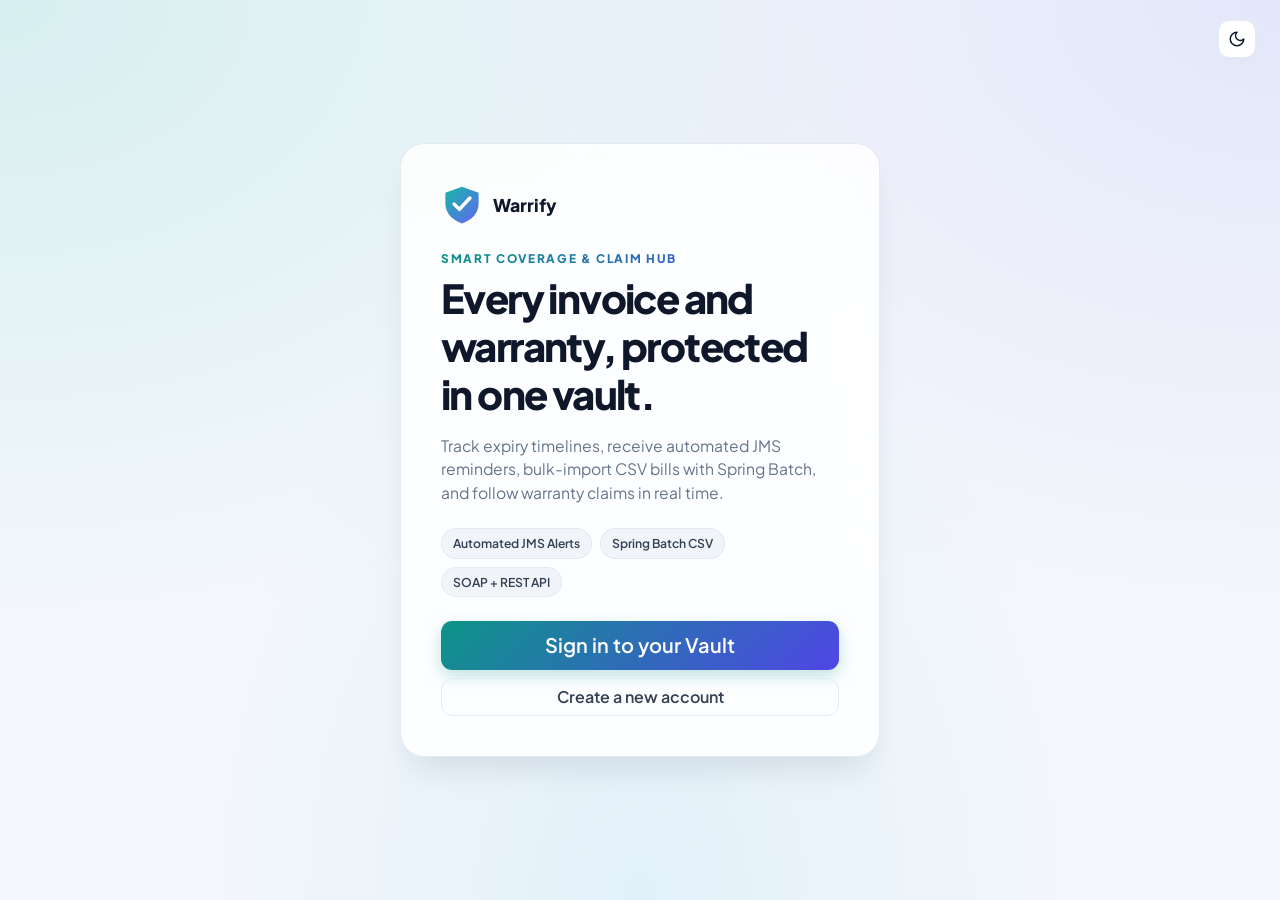
<file: src/main/resources/static/index.html>
<!doctype html>
<html lang="en">
<head>
<link rel="icon" type="image/svg+xml" href="images/favicon.svg">
<title>Warrify</title>
  <meta charset="utf-8">
  <meta name="viewport" content="width=device-width, initial-scale=1">
  <link href="https://cdn.jsdelivr.net/npm/bootstrap@5.3.3/dist/css/bootstrap.min.css" rel="stylesheet">
  <link href="css/style.css" rel="stylesheet">
</head>
<body>
  <main class="auth-page">
    <section class="auth-card">
      <div class="auth-brand"><img class="brand-logo" src="images/warrify-mark.svg" alt=""> Warrify</div>
      <p class="eyebrow">Smart Coverage & Claim Hub</p>
      <h1>Every invoice and warranty, protected in one vault.</h1>
      <p class="subtitle mt-3 mb-4">Track expiry timelines, receive automated JMS reminders, bulk-import CSV bills with Spring Batch, and follow warranty claims in real time.</p>
      <div class="demo-pills mb-4">
        <span class="demo-pill">Automated JMS Alerts</span>
        <span class="demo-pill">Spring Batch CSV</span>
        <span class="demo-pill">SOAP + REST API</span>
      </div>
      <div class="d-grid gap-2">
        <a class="btn btn-primary btn-lg" href="login.html">Sign in to your Vault</a>
        <a class="btn btn-outline-secondary" href="register.html">Create a new account</a>
      </div>
    </section>
  </main>
  <script src="js/api.js"></script>
</body>
</html>
</file>
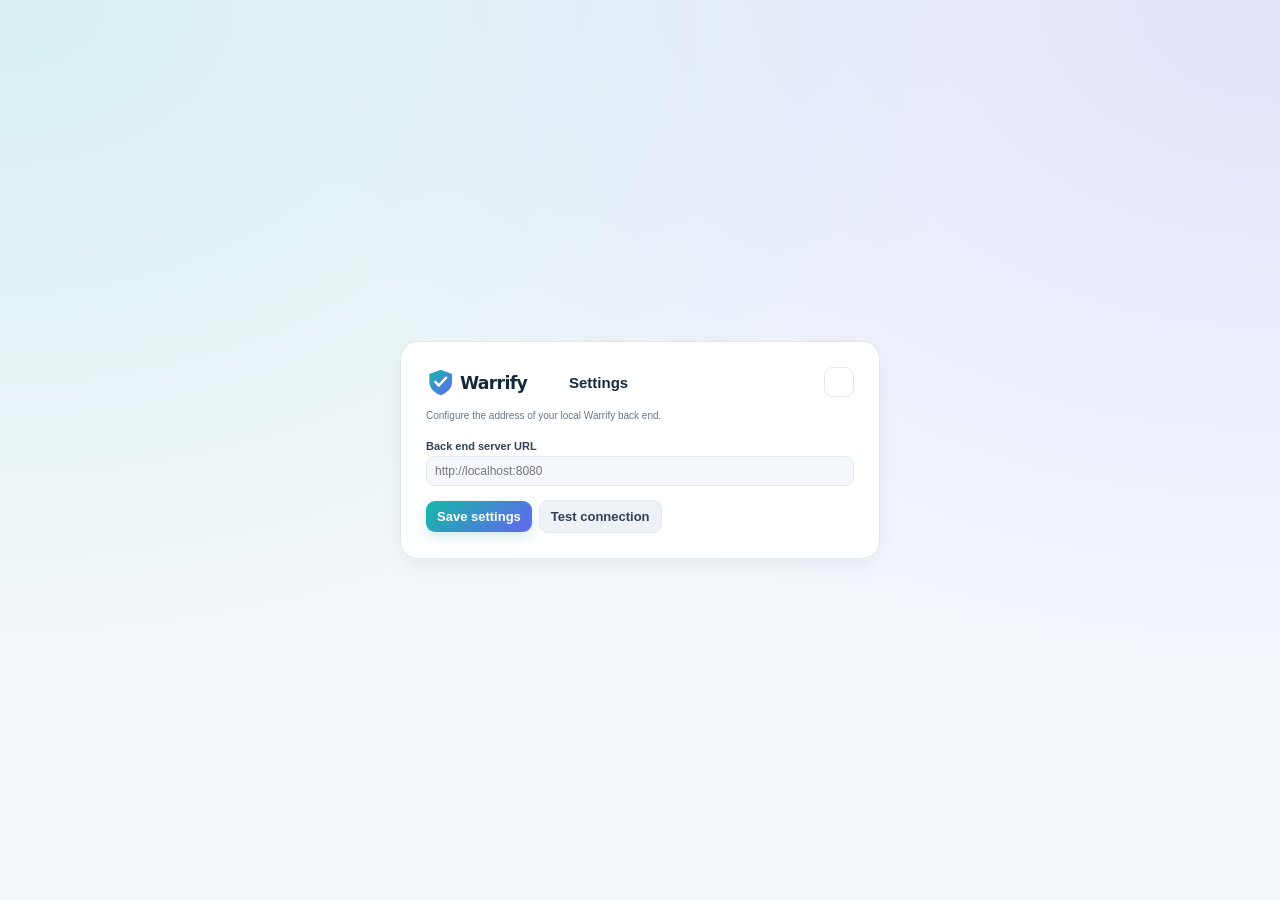
<file: chrome-extension/options.html>
<!doctype html>
<html lang="en">
<head>
  <meta charset="utf-8">
  <meta name="viewport" content="width=device-width,initial-scale=1">
  <title>Warrify Settings</title>
  <link rel="icon" href="icons/favicon.svg" type="image/svg+xml">
  <link rel="stylesheet" href="popup.css">
</head>
<body class="options-page">
  <main class="options-card">
    <header class="top">
      <div class="brand"><img class="wordmark" src="icons/warrify-logo.svg" alt="Warrify"><span>Settings</span></div>
      <button type="button" class="icon-btn" id="theme-toggle" aria-label="Toggle theme"></button>
    </header>
    <p class="muted" style="margin:0 0 16px">Configure the address of your local Warrify back end.</p>
    <div id="status-box" class="notice" hidden></div>
    <form id="options-form">
      <div class="field" style="margin-bottom:14px">
        <label for="serverUrl">Back end server URL</label>
        <input id="serverUrl" type="url" required placeholder="http://localhost:8080">
      </div>
      <div class="row">
        <button class="button" type="submit">Save settings</button>
        <button class="button secondary" type="button" id="test-conn">Test connection</button>
      </div>
    </form>
  </main>
  <script src="options.js"></script>
</body>
</html>
</file>
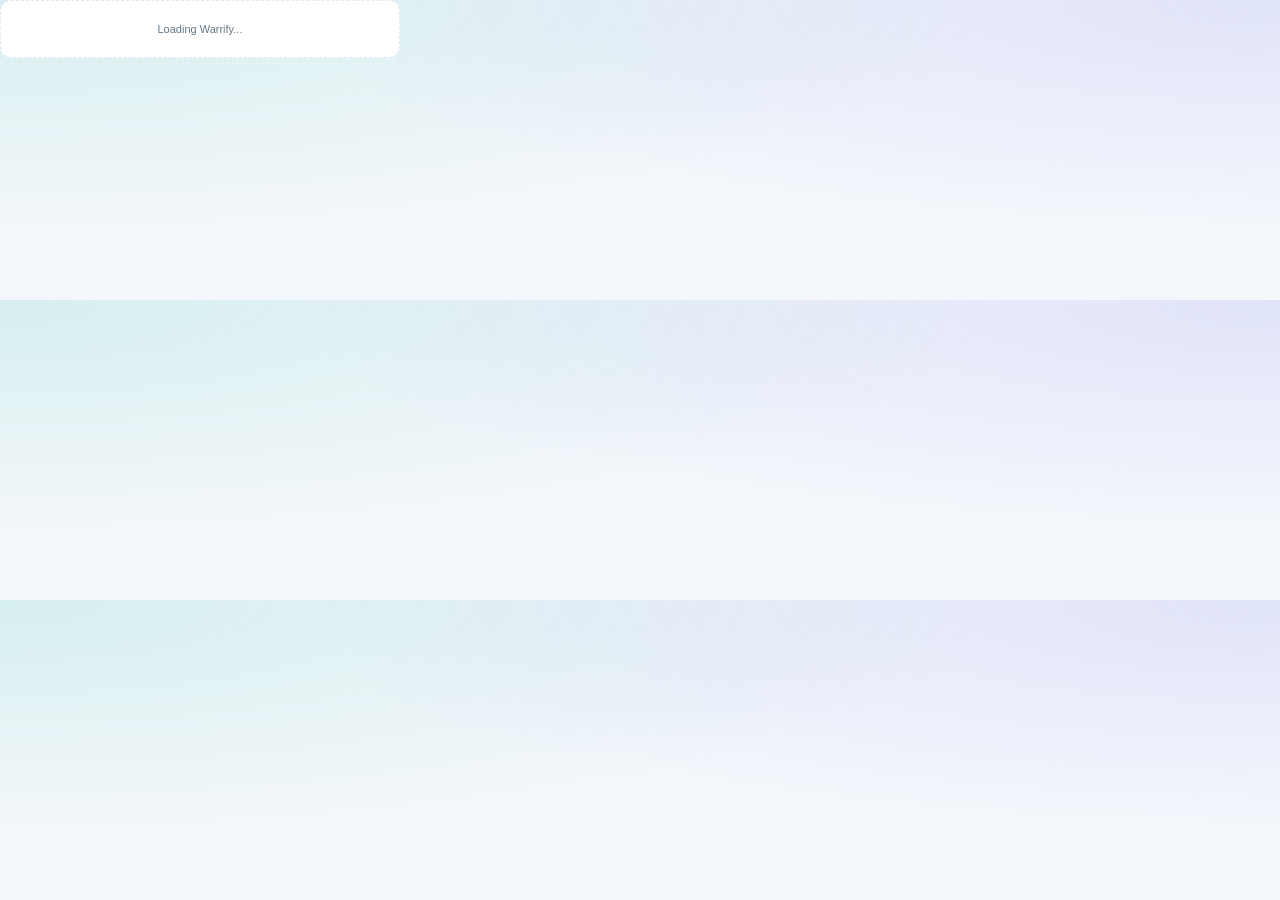
<file: chrome-extension/popup.html>
<!doctype html>
<html lang="en">
<head>
  <meta charset="utf-8">
  <meta name="viewport" content="width=device-width,initial-scale=1">
  <title>Warrify</title>
  <link rel="icon" href="icons/favicon.svg" type="image/svg+xml">
  <link rel="stylesheet" href="popup.css">
</head>
<body>
  <main id="root"><div class="loading">Loading Warrify...</div></main>
  <script src="api.js"></script>
  <script src="popup.js"></script>
</body>
</html>
</file>
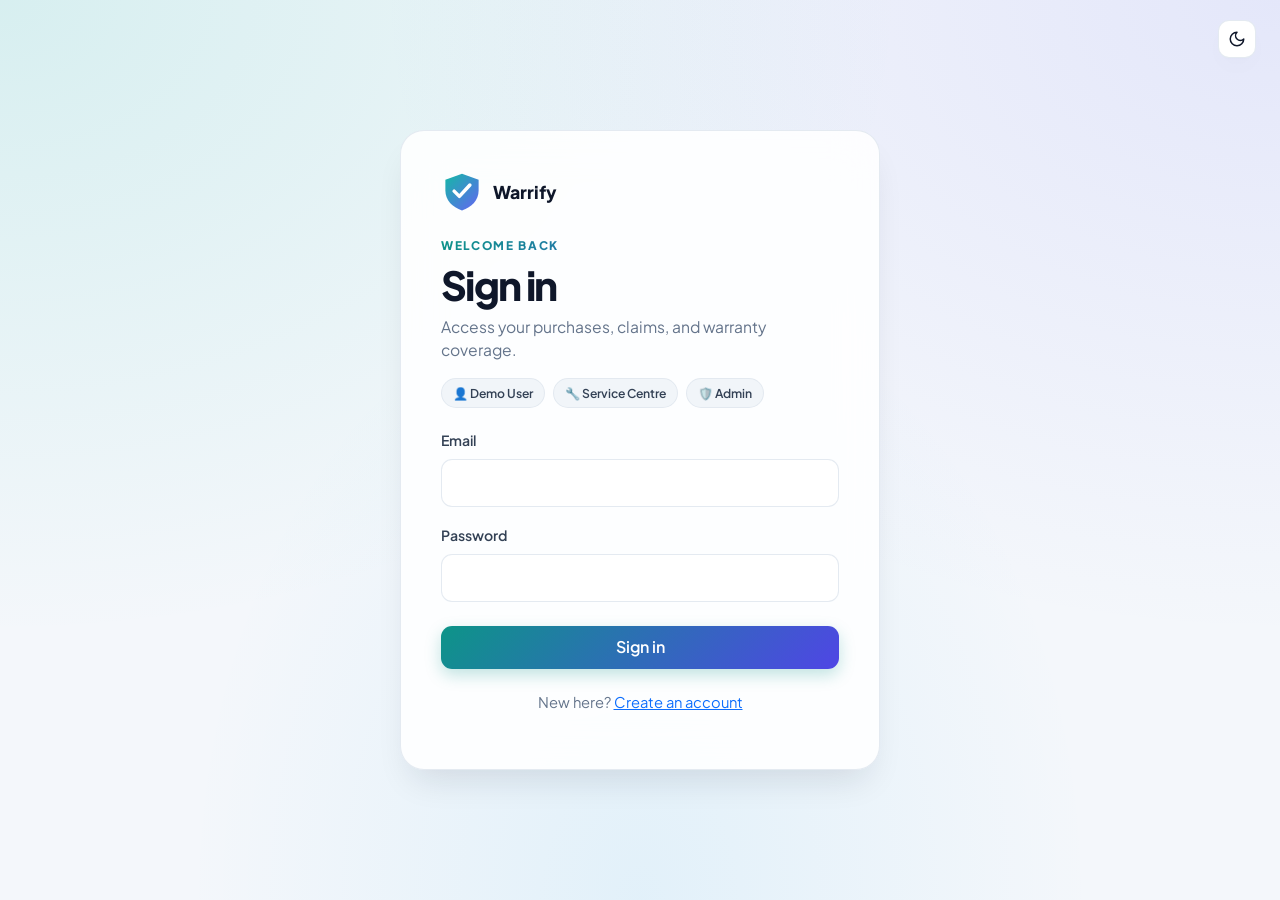
<file: src/main/resources/static/login.html>
<!doctype html>
<html lang="en">
<head>
<link rel="icon" type="image/svg+xml" href="images/favicon.svg">
<title>Sign in · Warrify</title>
  <meta charset="utf-8">
  <meta name="viewport" content="width=device-width, initial-scale=1">
  <link href="https://cdn.jsdelivr.net/npm/bootstrap@5.3.3/dist/css/bootstrap.min.css" rel="stylesheet">
  <link href="css/style.css" rel="stylesheet">
</head>
<body>
  <main class="auth-page">
    <section class="auth-card">
      <div class="auth-brand"><img class="brand-logo" src="images/warrify-mark.svg" alt=""> Warrify</div>
      <p class="eyebrow">Welcome back</p>
      <h1>Sign in</h1>
      <p class="subtitle mb-3">Access your purchases, claims, and warranty coverage.</p>
      <div class="demo-pills" title="Click to autofill demo credentials">
        <button type="button" class="demo-pill" onclick="fillDemo('user@vault.com','user123')">👤 Demo User</button>
        <button type="button" class="demo-pill" onclick="fillDemo('service@vault.com','service123')">🔧 Service Centre</button>
        <button type="button" class="demo-pill" onclick="fillDemo('admin@vault.com','admin123')">🛡️ Admin</button>
      </div>
      <div id="message" class="alert" hidden></div>
      <form id="login-form">
        <label class="form-label">Email</label>
        <input class="form-control mb-3" name="email" type="email" autocomplete="username" required>
        <label class="form-label">Password</label>
        <input class="form-control mb-4" name="password" type="password" autocomplete="current-password" required>
        <button class="btn btn-primary w-100">Sign in</button>
      </form>
      <p class="auth-footer">New here? <a href="register.html">Create an account</a></p>
    </section>
  </main>
  <script src="js/api.js"></script>
  <script src="js/auth.js"></script>
  <script>
    function fillDemo(email, password) {
      const form = document.querySelector('#login-form');
      form.elements.email.value = email;
      form.elements.password.value = password;
    }
  </script>
</body>
</html>
</file>
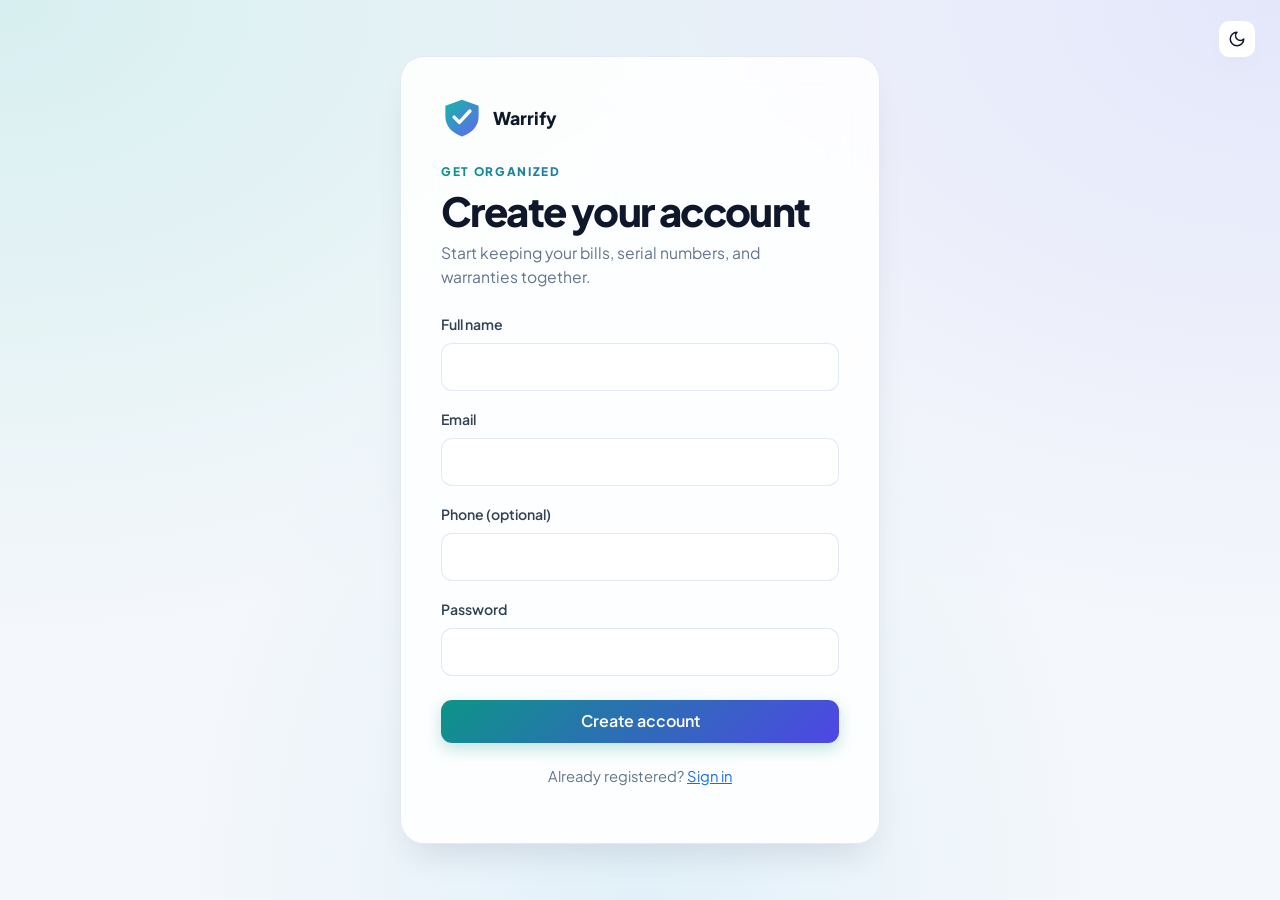
<file: src/main/resources/static/register.html>
<!doctype html>
<html lang="en">
<head>
<link rel="icon" type="image/svg+xml" href="images/favicon.svg">
<title>Create account · Warrify</title>
  <meta charset="utf-8">
  <meta name="viewport" content="width=device-width, initial-scale=1">
  <link href="https://cdn.jsdelivr.net/npm/bootstrap@5.3.3/dist/css/bootstrap.min.css" rel="stylesheet">
  <link href="css/style.css" rel="stylesheet">
</head>
<body>
  <main class="auth-page">
    <section class="auth-card">
      <div class="auth-brand"><img class="brand-logo" src="images/warrify-mark.svg" alt=""> Warrify</div>
      <p class="eyebrow">Get organized</p>
      <h1>Create your account</h1>
      <p class="subtitle mb-4">Start keeping your bills, serial numbers, and warranties together.</p>
      <div id="message" class="alert" hidden></div>
      <form id="register-form">
        <label class="form-label">Full name</label>
        <input class="form-control mb-3" name="name" maxlength="120" required>
        <label class="form-label">Email</label>
        <input class="form-control mb-3" name="email" type="email" required>
        <label class="form-label">Phone (optional)</label>
        <input class="form-control mb-3" name="phone" type="tel">
        <label class="form-label">Password</label>
        <input class="form-control mb-4" name="password" type="password" minlength="6" autocomplete="new-password" required>
        <button class="btn btn-primary w-100">Create account</button>
      </form>
      <p class="auth-footer">Already registered? <a href="login.html">Sign in</a></p>
    </section>
  </main>
  <script src="js/api.js"></script>
  <script src="js/auth.js"></script>
</body>
</html>
</file>
<file: src/main/resources/static/css/style.css>
@import url('https://fonts.googleapis.com/css2?family=Plus+Jakarta+Sans:wght@400;500;600;700;800&display=swap');

:root,
[data-bs-theme="light"] {
  --bg-main: #f4f7fb;
  --bg-mesh: radial-gradient(at 0% 0%, rgba(20, 184, 166, 0.13) 0px, transparent 50%),
             radial-gradient(at 100% 0%, rgba(99, 102, 241, 0.11) 0px, transparent 50%),
             radial-gradient(at 50% 100%, rgba(14, 165, 233, 0.08) 0px, transparent 50%);
  --surface: rgba(255, 255, 255, 0.88);
  --surface-solid: #ffffff;
  --surface-hover: #f8fafc;
  --surface-subtle: #f1f5f9;
  --nav-bg: rgba(255, 255, 255, 0.78);
  --ink: #0f172a;
  --ink-secondary: #334155;
  --muted: #64748b;
  --line: rgba(226, 232, 240, 0.9);
  --brand: #0d9488;
  --brand-accent: #4f46e5;
  --brand-gradient: linear-gradient(135deg, #0d9488 0%, #4f46e5 100%);
  --brand-glow: rgba(13, 148, 136, 0.25);
  --card-shadow: 0 10px 30px -10px rgba(15, 23, 42, 0.06), 0 4px 6px -4px rgba(15, 23, 42, 0.03);
  --card-hover-shadow: 0 20px 35px -12px rgba(15, 23, 42, 0.12);
}

[data-bs-theme="dark"] {
  --bg-main: #090d16;
  --bg-mesh: radial-gradient(at 0% 0%, rgba(20, 184, 166, 0.16) 0px, transparent 55%),
             radial-gradient(at 100% 0%, rgba(99, 102, 241, 0.16) 0px, transparent 55%),
             radial-gradient(at 50% 100%, rgba(56, 189, 248, 0.08) 0px, transparent 50%);
  --surface: rgba(17, 24, 39, 0.82);
  --surface-solid: #111827;
  --surface-hover: #1e293b;
  --surface-subtle: #1e293b;
  --nav-bg: rgba(9, 13, 22, 0.78);
  --ink: #f8fafc;
  --ink-secondary: #cbd5e1;
  --muted: #94a3b8;
  --line: rgba(51, 65, 85, 0.65);
  --brand: #2dd4bf;
  --brand-accent: #818cf8;
  --brand-gradient: linear-gradient(135deg, #14b8a6 0%, #6366f1 100%);
  --brand-glow: rgba(45, 212, 191, 0.22);
  --card-shadow: 0 14px 34px -10px rgba(0, 0, 0, 0.55);
  --card-hover-shadow: 0 22px 42px -12px rgba(0, 0, 0, 0.75);
}

* {
  box-sizing: border-box;
}

body {
  margin: 0;
  background-color: var(--bg-main);
  background-image: var(--bg-mesh);
  background-attachment: fixed;
  color: var(--ink);
  font-family: 'Plus Jakarta Sans', Inter, system-ui, -apple-system, sans-serif;
  transition: background-color 0.25s ease, color 0.25s ease;
  min-height: 100vh;
}

/* Glassmorphic Navbar */
.navbar {
  background: var(--nav-bg);
  backdrop-filter: blur(16px);
  -webkit-backdrop-filter: blur(16px);
  border-bottom: 1px solid var(--line);
  padding: 12px 0;
  position: sticky;
  top: 0;
  z-index: 1030;
}

.navbar-brand {
  font-weight: 800;
  letter-spacing: -0.03em;
  color: var(--ink) !important;
  display: inline-flex;
  align-items: center;
  gap: 10px;
  font-size: 1.15rem;
}

.brand-mark {
  display: inline-grid;
  place-items: center;
  width: 34px;
  height: 34px;
  border-radius: 10px;
  background: var(--brand-gradient);
  color: #fff;
  font-weight: 800;
  box-shadow: 0 6px 16px var(--brand-glow);
}

.brand-logo {
  display: inline-block;
  width: 36px;
  height: 36px;
  flex: 0 0 auto;
}

.auth-brand .brand-logo {
  width: 42px;
  height: 42px;
}

.nav-link {
  color: var(--muted) !important;
  font-weight: 600;
  font-size: 0.92rem;
  padding: 8px 14px !important;
  border-radius: 10px;
  transition: all 0.2s ease;
}

.nav-link:hover,
.nav-link.active {
  color: var(--ink) !important;
  background: var(--surface-subtle);
}

.nav-user {
  display: flex;
  align-items: center;
  gap: 10px;
  color: var(--ink-secondary);
  font-size: 0.9rem;
}

.user-chip {
  display: inline-flex;
  align-items: center;
  gap: 8px;
  padding: 5px 12px 5px 6px;
  border-radius: 999px;
  background: var(--surface-subtle);
  border: 1px solid var(--line);
  font-weight: 600;
  font-size: 0.85rem;
}

.user-avatar {
  width: 24px;
  height: 24px;
  border-radius: 50%;
  background: var(--brand-gradient);
  color: #fff;
  display: inline-grid;
  place-items: center;
  font-size: 0.72rem;
  font-weight: 700;
}

.role-tag {
  font-size: 0.68rem;
  text-transform: uppercase;
  letter-spacing: 0.06em;
  padding: 2px 7px;
  border-radius: 6px;
  background: rgba(99, 102, 241, 0.15);
  color: var(--brand-accent);
  font-weight: 700;
}

/* Theme Toggle Button */
.theme-toggle {
  width: 38px;
  height: 38px;
  border-radius: 11px;
  border: 1px solid var(--line);
  background: var(--surface-solid);
  color: var(--ink);
  display: inline-grid;
  place-items: center;
  cursor: pointer;
  transition: transform 0.2s ease, border-color 0.2s ease, background-color 0.2s ease;
}

.theme-toggle:hover {
  transform: translateY(-1px);
  border-color: var(--brand);
}

.theme-toggle-floating {
  position: fixed;
  top: 20px;
  right: 24px;
  z-index: 1050;
  box-shadow: var(--card-shadow);
}

.count-pill {
  display: inline-grid;
  place-items: center;
  min-width: 20px;
  height: 20px;
  border-radius: 999px;
  background: var(--brand-gradient);
  color: #fff;
  font-size: 0.72rem;
  font-weight: 700;
  padding: 0 6px;
  margin-left: 4px;
}

/* Page & Typography */
.page {
  max-width: 1200px;
  margin: auto;
  padding: 40px 24px 80px;
  animation: fadeUp 0.32s ease-out;
}

@keyframes fadeUp {
  from { opacity: 0; transform: translateY(8px); }
  to { opacity: 1; transform: translateY(0); }
}

.page-heading {
  display: flex;
  justify-content: space-between;
  align-items: flex-end;
  gap: 20px;
  margin-bottom: 28px;
  flex-wrap: wrap;
}

.eyebrow {
  font-size: 0.74rem;
  font-weight: 800;
  text-transform: uppercase;
  letter-spacing: 0.14em;
  background: var(--brand-gradient);
  -webkit-background-clip: text;
  -webkit-text-fill-color: transparent;
  margin-bottom: 6px;
}

h1 {
  font-weight: 800;
  letter-spacing: -0.04em;
  font-size: clamp(1.85rem, 3.5vw, 2.5rem);
  margin: 0 0 6px;
  color: var(--ink);
}

.subtitle {
  color: var(--muted);
  margin: 0;
  font-size: 0.98rem;
}

/* Elevated Cards & Stat Widgets */
.card {
  background: var(--surface);
  backdrop-filter: blur(12px);
  border: 1px solid var(--line);
  border-radius: 18px;
  box-shadow: var(--card-shadow);
  color: var(--ink);
  transition: transform 0.2s ease, box-shadow 0.2s ease, border-color 0.2s ease;
}

.stat-card {
  padding: 22px 24px;
  height: 100%;
  position: relative;
  overflow: hidden;
}

.stat-card:hover {
  transform: translateY(-3px);
  box-shadow: var(--card-hover-shadow);
}

.stat-card::before {
  content: "";
  position: absolute;
  top: 0;
  left: 0;
  right: 0;
  height: 4px;
  background: var(--brand-gradient);
}

.stat-card[data-tone="active"]::before { background: linear-gradient(90deg, #10b981, #059669); }
.stat-card[data-tone="expiring"]::before { background: linear-gradient(90deg, #f59e0b, #d97706); }
.stat-card[data-tone="expired"]::before { background: linear-gradient(90deg, #ef4444, #dc2626); }
.stat-card[data-tone="openClaims"]::before { background: linear-gradient(90deg, #6366f1, #4f46e5); }

.stat-header {
  display: flex;
  justify-content: space-between;
  align-items: center;
}

.stat-icon {
  width: 38px;
  height: 38px;
  border-radius: 10px;
  display: inline-grid;
  place-items: center;
  background: var(--surface-subtle);
  font-size: 1.1rem;
}

.stat-label {
  color: var(--muted);
  font-size: 0.88rem;
  font-weight: 600;
}

.stat-value {
  font-weight: 800;
  font-size: 2.2rem;
  letter-spacing: -0.04em;
  margin-top: 10px;
  color: var(--ink);
}

/* Modern Tables */
.table-card {
  overflow: hidden;
}

.table {
  margin: 0;
  color: var(--ink);
  --bs-table-bg: transparent;
  --bs-table-color: var(--ink);
  --bs-table-border-color: var(--line);
}

.table thead th {
  color: var(--muted);
  background: var(--surface-subtle);
  font-size: 0.74rem;
  text-transform: uppercase;
  letter-spacing: 0.08em;
  font-weight: 700;
  padding: 14px 20px;
  border-bottom: 1px solid var(--line);
  white-space: nowrap;
}

.table td {
  padding: 16px 20px;
  vertical-align: middle;
  border-bottom: 1px solid var(--line);
}

.table tbody tr {
  transition: background-color 0.15s ease;
}

.table tbody tr:hover {
  background-color: var(--surface-hover);
}

.table tbody tr:last-child td {
  border-bottom: none;
}

/* Soft Status Badges */
.status-pill {
  display: inline-flex;
  align-items: center;
  gap: 6px;
  padding: 5px 11px;
  border-radius: 999px;
  font-size: 0.76rem;
  font-weight: 700;
  letter-spacing: 0.02em;
}

.status-pill::before {
  content: "";
  width: 6px;
  height: 6px;
  border-radius: 50%;
}

.status-pill.tone-success {
  background: rgba(16, 185, 129, 0.14);
  color: #10b981;
}
.status-pill.tone-success::before { background: #10b981; }

.status-pill.tone-warning {
  background: rgba(245, 158, 11, 0.15);
  color: #f59e0b;
}
.status-pill.tone-warning::before { background: #f59e0b; }

.status-pill.tone-danger {
  background: rgba(239, 68, 68, 0.15);
  color: #ef4444;
}
.status-pill.tone-danger::before { background: #ef4444; }

.status-pill.tone-info {
  background: rgba(99, 102, 241, 0.15);
  color: #818cf8;
}
.status-pill.tone-info::before { background: #818cf8; }

/* Warranty Progress Bar */
.warranty-meter {
  width: 130px;
  height: 6px;
  background: var(--surface-subtle);
  border-radius: 999px;
  overflow: hidden;
  margin-top: 6px;
}

.warranty-meter-fill {
  height: 100%;
  border-radius: 999px;
  transition: width 0.4s ease;
}

/* Buttons & Inputs */
.btn-primary {
  background: var(--brand-gradient);
  border: none;
  font-weight: 600;
  padding: 0.6rem 1.2rem;
  border-radius: 11px;
  box-shadow: 0 6px 16px var(--brand-glow);
  transition: transform 0.15s ease, box-shadow 0.15s ease, opacity 0.15s ease;
}

.btn-primary:hover {
  transform: translateY(-1px);
  opacity: 0.95;
  box-shadow: 0 10px 22px var(--brand-glow);
}

.btn-outline-secondary {
  border-color: var(--line);
  color: var(--ink-secondary);
  font-weight: 600;
  border-radius: 11px;
}

.btn-outline-secondary:hover {
  background: var(--surface-subtle);
  border-color: var(--muted);
  color: var(--ink);
}

.form-control,
.form-select {
  background-color: var(--surface-solid);
  color: var(--ink);
  border: 1px solid var(--line);
  border-radius: 11px;
  padding: 0.68rem 0.9rem;
  transition: border-color 0.2s ease, box-shadow 0.2s ease;
}

.form-control:focus,
.form-select:focus {
  background-color: var(--surface-solid);
  color: var(--ink);
  border-color: var(--brand);
  box-shadow: 0 0 0 3px var(--brand-glow);
}

.form-label {
  font-weight: 600;
  font-size: 0.88rem;
  color: var(--ink-secondary);
}

.toolbar {
  display: flex;
  gap: 12px;
  flex-wrap: wrap;
  margin-bottom: 18px;
  padding: 16px;
  background: var(--surface);
  border: 1px solid var(--line);
  border-radius: 16px;
}

.toolbar > * {
  max-width: 240px;
}

/* Detail Grid & Claim Stepper */
.detail-grid {
  display: grid;
  grid-template-columns: repeat(auto-fit, minmax(200px, 1fr));
  gap: 14px;
}

.detail-item {
  padding: 16px;
  border: 1px solid var(--line);
  border-radius: 14px;
  background: var(--surface-solid);
}

.detail-item small {
  display: block;
  text-transform: uppercase;
  letter-spacing: 0.07em;
  color: var(--muted);
  font-size: 0.7rem;
  font-weight: 700;
  margin-bottom: 6px;
}

.claim-Track {
  display: flex;
  gap: 8px;
  margin: 14px 0 18px;
  flex-wrap: wrap;
}

.claim-step {
  flex: 1;
  min-width: 90px;
  padding: 8px 10px;
  border-radius: 10px;
  font-size: 0.73rem;
  font-weight: 700;
  text-align: center;
  background: var(--surface-subtle);
  color: var(--muted);
  border: 1px solid var(--line);
}

.claim-step.done {
  background: rgba(16, 185, 129, 0.14);
  color: #10b981;
  border-color: rgba(16, 185, 129, 0.35);
}

.claim-step.current {
  background: var(--brand-gradient);
  color: #fff;
  border-color: transparent;
  box-shadow: 0 4px 12px var(--brand-glow);
}

.timeline {
  border-left: 2px solid var(--line);
  margin: 12px 0 0 10px;
  padding-left: 22px;
}

.timeline-item {
  position: relative;
  padding: 0 0 16px;
}

.timeline-item::before {
  content: "";
  position: absolute;
  width: 12px;
  height: 12px;
  background: var(--brand);
  border: 3px solid var(--surface-solid);
  border-radius: 50%;
  left: -29px;
  top: 4px;
  box-shadow: 0 0 0 2px var(--brand-glow);
}

/* Notifications */
.notification {
  padding: 18px 22px;
  display: flex;
  justify-content: space-between;
  align-items: center;
  gap: 20px;
  border-bottom: 1px solid var(--line);
}

.notification-copy {
  flex: 1;
  min-width: 0;
}

.notification-title {
  color: var(--ink);
  font-size: 1rem;
  font-weight: 750;
}

.notification-summary {
  margin-top: 4px;
  color: var(--ink-secondary);
}

.service-message {
  margin-top: 12px;
  padding: 12px 14px;
  border: 1px solid var(--line);
  border-radius: 12px;
  background: var(--surface-subtle);
}

.service-message-label {
  margin-bottom: 4px;
  color: var(--brand);
  font-size: 0.72rem;
  font-weight: 800;
  letter-spacing: 0.07em;
  text-transform: uppercase;
}

.service-message p {
  margin: 0;
  color: var(--ink-secondary);
  white-space: pre-wrap;
}

.notification:last-child {
  border-bottom: none;
}

.notification.unread {
  background: rgba(20, 184, 166, 0.08);
  border-left: 4px solid var(--brand);
}

/* Empty State */
.empty-state {
  padding: 48px 20px;
  text-align: center;
  color: var(--muted);
}

.empty-state strong {
  display: block;
  color: var(--ink);
  font-size: 1.05rem;
  margin-bottom: 6px;
}

/* Auth Pages */
.auth-page {
  min-height: 100vh;
  display: grid;
  place-items: center;
  padding: 24px;
}

.auth-card {
  width: min(100%, 480px);
  background: var(--surface);
  backdrop-filter: blur(20px);
  padding: 40px;
  border: 1px solid var(--line);
  border-radius: 24px;
  box-shadow: var(--card-hover-shadow);
}

.auth-brand {
  margin-bottom: 24px;
  font-weight: 800;
  color: var(--ink);
  font-size: 1.1rem;
  display: flex;
  align-items: center;
  gap: 10px;
}

.auth-footer {
  color: var(--muted);
  font-size: 0.92rem;
  margin-top: 22px;
  text-align: center;
}

.demo-pills {
  display: flex;
  gap: 8px;
  flex-wrap: wrap;
  margin-bottom: 20px;
}

.demo-pill {
  font-size: 0.76rem;
  font-weight: 600;
  padding: 5px 11px;
  border-radius: 999px;
  border: 1px solid var(--line);
  background: var(--surface-subtle);
  color: var(--ink-secondary);
  cursor: pointer;
  transition: all 0.15s ease;
}

.demo-pill:hover {
  border-color: var(--brand);
  color: var(--brand);
}

@media (max-width: 600px) {
  .page { padding: 26px 16px 60px; }
  .page-heading { display: block; }
  .page-heading > .btn, .page-heading > div:last-child { margin-top: 14px; }
  .auth-card { padding: 28px 22px; }
  .notification { align-items: flex-start; flex-direction: column; }
  .toolbar > * { max-width: 100%; width: 100%; }
}
</file>
<file: chrome-extension/popup.css>
:root,
[data-theme="light"] {
  color-scheme: light;
  --bg: #f4f7fb;
  --mesh: radial-gradient(at 0 0, #14b8a622, transparent 55%), radial-gradient(at 100% 0, #6366f122, transparent 55%);
  --surface: #fff;
  --surface-subtle: #eef2f6;
  --surface-hover: #f8fafc;
  --ink: #142b3d;
  --ink-secondary: #334155;
  --muted: #647887;
  --line: #e2e8f0;
  --brand: #0d9488;
  --brand-gradient: linear-gradient(135deg, #14b8a6, #6366f1);
  --brand-glow: #0d948833;
  --danger-bg: #ef44441f;
  --danger: #dc2626;
  --success-bg: #10b98124;
  --success: #059669;
  --warn-bg: #f59e0b29;
  --warn: #b77905;
  --shadow: 0 8px 24px -6px #0f172a14;
}

[data-theme="dark"] {
  color-scheme: dark;
  --bg: #0b1120;
  --mesh: radial-gradient(at 0 0, #14b8a629, transparent 55%), radial-gradient(at 100% 0, #6366f129, transparent 55%);
  --surface: #151f32;
  --surface-subtle: #1e293b;
  --surface-hover: #263449;
  --ink: #f8fafc;
  --ink-secondary: #cbd5e1;
  --muted: #94a3b8;
  --line: #293548;
  --brand: #2dd4bf;
  --brand-gradient: linear-gradient(135deg, #14b8a6, #6366f1);
  --brand-glow: #2dd4bf38;
  --danger-bg: #ef44442e;
  --danger: #f87171;
  --success-bg: #10b9812e;
  --success: #34d399;
  --warn-bg: #f59e0b33;
  --warn: #fbbf24;
  --shadow: 0 10px 28px -6px #0009;
}

* { box-sizing: border-box; }
body {
  width: 400px;
  min-height: 300px;
  margin: 0;
  color: var(--ink);
  background: var(--bg);
  background-image: var(--mesh);
  font: 13px Inter, "Segoe UI", Arial, sans-serif;
  transition: background-color .2s ease, color .2s ease;
}
body.options-page { width: 100%; min-height: 100vh; display: grid; place-items: center; padding: 24px; }
.shell { padding: 14px; }
.options-card { width: min(100%, 460px); padding: 24px; background: var(--surface); border: 1px solid var(--line); border-radius: 18px; box-shadow: var(--shadow); }
.top { display: flex; align-items: center; justify-content: space-between; gap: 8px; margin-bottom: 12px; }
.brand { display: flex; align-items: center; gap: 8px; min-width: 0; color: var(--ink); font-size: 15px; font-weight: 750; }
.brand img.wordmark { width: 135px; max-height: 32px; object-fit: contain; object-position: left center; }
.user-pill { display: inline-flex; align-items: center; gap: 6px; max-width: 155px; padding: 4px 9px 4px 5px; overflow: hidden; color: var(--ink-secondary); background: var(--surface); border: 1px solid var(--line); border-radius: 999px; font-size: 11px; font-weight: 600; }
.user-pill span:last-child { overflow: hidden; text-overflow: ellipsis; white-space: nowrap; }
.avatar { display: inline-grid; width: 20px; height: 20px; flex: none; place-items: center; color: white; background: var(--brand-gradient); border-radius: 50%; font-size: 10px; font-weight: 800; }
.icon-btn { display: inline-grid; width: 30px; height: 30px; flex: none; place-items: center; color: var(--ink); background: var(--surface); border: 1px solid var(--line); border-radius: 9px; cursor: pointer; transition: transform .15s ease, border-color .15s ease; }
.icon-btn:hover { border-color: var(--brand); transform: translateY(-1px); }
.tabs { display: grid; grid-template-columns: repeat(3, 1fr); gap: 4px; padding: 4px; margin-bottom: 12px; background: var(--surface-subtle); border: 1px solid var(--line); border-radius: 12px; }
.tab { display: inline-flex; align-items: center; justify-content: center; gap: 5px; min-width: 0; padding: 7px 5px; color: var(--muted); background: transparent; border: 0; border-radius: 9px; font: inherit; font-size: 11px; font-weight: 700; cursor: pointer; }
.tab:hover { color: var(--ink); }
.tab.active { color: var(--ink); background: var(--surface); box-shadow: 0 2px 8px #0002; }
.tab-badge { display: inline-grid; min-width: 17px; height: 17px; padding: 0 4px; place-items: center; color: white; background: var(--brand-gradient); border-radius: 99px; font-size: 9px; font-weight: 800; }
.panel { display: none; animation: fade-in .18s ease; }
.panel.active { display: block; }
@keyframes fade-in { from { opacity: 0; transform: translateY(4px); } to { opacity: 1; transform: translateY(0); } }
.form-card { padding: 11px; background: var(--surface); border: 1px solid var(--line); border-radius: 14px; box-shadow: var(--shadow); }
.form-grid { display: grid; grid-template-columns: 1fr 1fr; gap: 6px 9px; }
.field { min-width: 0; margin-bottom: 2px; }
.field.full { grid-column: 1 / -1; }
.field-header { display: flex; align-items: center; justify-content: space-between; gap: 6px; margin-bottom: 4px; }
.field label { display: block; margin: 0 0 4px; color: var(--ink-secondary); font-size: 11px; font-weight: 650; }
.field-header label { margin: 0; }
.field input, .field select { width: 100%; padding: 7px 8px; color: var(--ink); background: var(--bg); border: 1px solid var(--line); border-radius: 9px; font: inherit; font-size: 12px; transition: box-shadow .15s ease, border-color .15s ease; }
.field input:focus, .field select:focus { outline: 0; border-color: var(--brand); box-shadow: 0 0 0 3px var(--brand-glow); }
.field input.is-invalid { border-color: var(--danger); }
.error { min-height: 11px; margin-top: 2px; color: var(--danger); font-size: 10px; font-weight: 600; }
.autofill-btn { padding: 0; color: var(--brand); background: none; border: 0; font-size: 10px; font-weight: 700; cursor: pointer; white-space: nowrap; }
.autofill-btn:hover { text-decoration: underline; }
.notice { padding: 8px 10px; margin: 0 0 10px; color: var(--danger); background: var(--danger-bg); border: 1px solid #ef44443b; border-radius: 9px; font-size: 11px; font-weight: 600; }
.notice.success { color: var(--success); background: var(--success-bg); border-color: #10b98140; }
.button { padding: 8px 11px; color: white; background: var(--brand-gradient); border: 0; border-radius: 9px; box-shadow: 0 4px 12px var(--brand-glow); font: inherit; font-weight: 700; cursor: pointer; transition: opacity .15s ease, transform .15s ease; }
.button:hover { opacity: .95; transform: translateY(-1px); }
.button:disabled { opacity: .6; cursor: wait; transform: none; }
.button.full { width: 100%; }
.button.secondary { color: var(--ink-secondary); background: var(--surface-subtle); border: 1px solid var(--line); box-shadow: none; }
.button.secondary:hover { color: var(--ink); background: var(--surface-hover); }
.button.small { padding: 5px 8px; border-radius: 8px; font-size: 10px; }
.row { display: flex; align-items: center; gap: 7px; }
.check { display: flex; align-items: center; gap: 7px; padding: 7px 9px; margin: 8px 0 10px; color: var(--ink-secondary); background: var(--surface-subtle); border-radius: 9px; font-size: 11px; font-weight: 600; cursor: pointer; }
.check input { width: 14px; height: 14px; margin: 0; accent-color: var(--brand); }
.list-scroll { max-height: 330px; overflow-y: auto; padding-right: 2px; }
.item { padding: 10px 11px; margin-bottom: 7px; background: var(--surface); border: 1px solid var(--line); border-radius: 11px; box-shadow: var(--shadow); }
.item.unread { border-left: 3px solid var(--brand); }
.item-title { margin-bottom: 3px; color: var(--ink); font-size: 12px; font-weight: 700; }
.sub, .muted { color: var(--muted); font-size: 10px; line-height: 1.45; }
.pill { display: inline-flex; align-items: center; gap: 4px; padding: 3px 7px; color: var(--success); background: var(--success-bg); border-radius: 99px; font-size: 10px; font-weight: 700; white-space: nowrap; }
.pill.soon { color: var(--warn); background: var(--warn-bg); }
.pill.expired { color: var(--danger); background: var(--danger-bg); }
.meter { height: 5px; margin-top: 7px; overflow: hidden; background: var(--surface-subtle); border-radius: 99px; }
.meter-fill { height: 100%; border-radius: inherit; }
.panel-toolbar { display: flex; align-items: center; justify-content: space-between; margin-bottom: 8px; }
.footer { display: flex; align-items: center; justify-content: space-between; padding-top: 9px; margin-top: 11px; border-top: 1px solid var(--line); }
.footer a { color: var(--brand); font-size: 11px; font-weight: 700; text-decoration: none; }
.footer a:hover { text-decoration: underline; }
.empty, .loading { padding: 22px 12px; color: var(--muted); background: var(--surface); border: 1px dashed var(--line); border-radius: 11px; text-align: center; font-size: 11px; }
.login { padding: 16px; }
.login-card { padding: 16px; background: var(--surface); border: 1px solid var(--line); border-radius: 15px; box-shadow: var(--shadow); }
.login h1 { margin: 0 0 4px; font-size: 18px; }
.login p { margin: 0 0 13px; color: var(--muted); font-size: 11px; }
.demo-fill { padding: 4px 8px; color: var(--brand); background: var(--surface-subtle); border: 1px solid var(--line); border-radius: 99px; font-size: 10px; font-weight: 700; cursor: pointer; }
.demo-fill:hover { border-color: var(--brand); }
body.options-page .options-card { width: min(100%, 480px); padding: 25px; background: var(--surface); border: 1px solid var(--line); border-radius: 18px; box-shadow: var(--shadow); }
@media (prefers-reduced-motion: reduce) { *, *::before, *::after { animation-duration: .01ms !important; transition-duration: .01ms !important; } }
</file>
